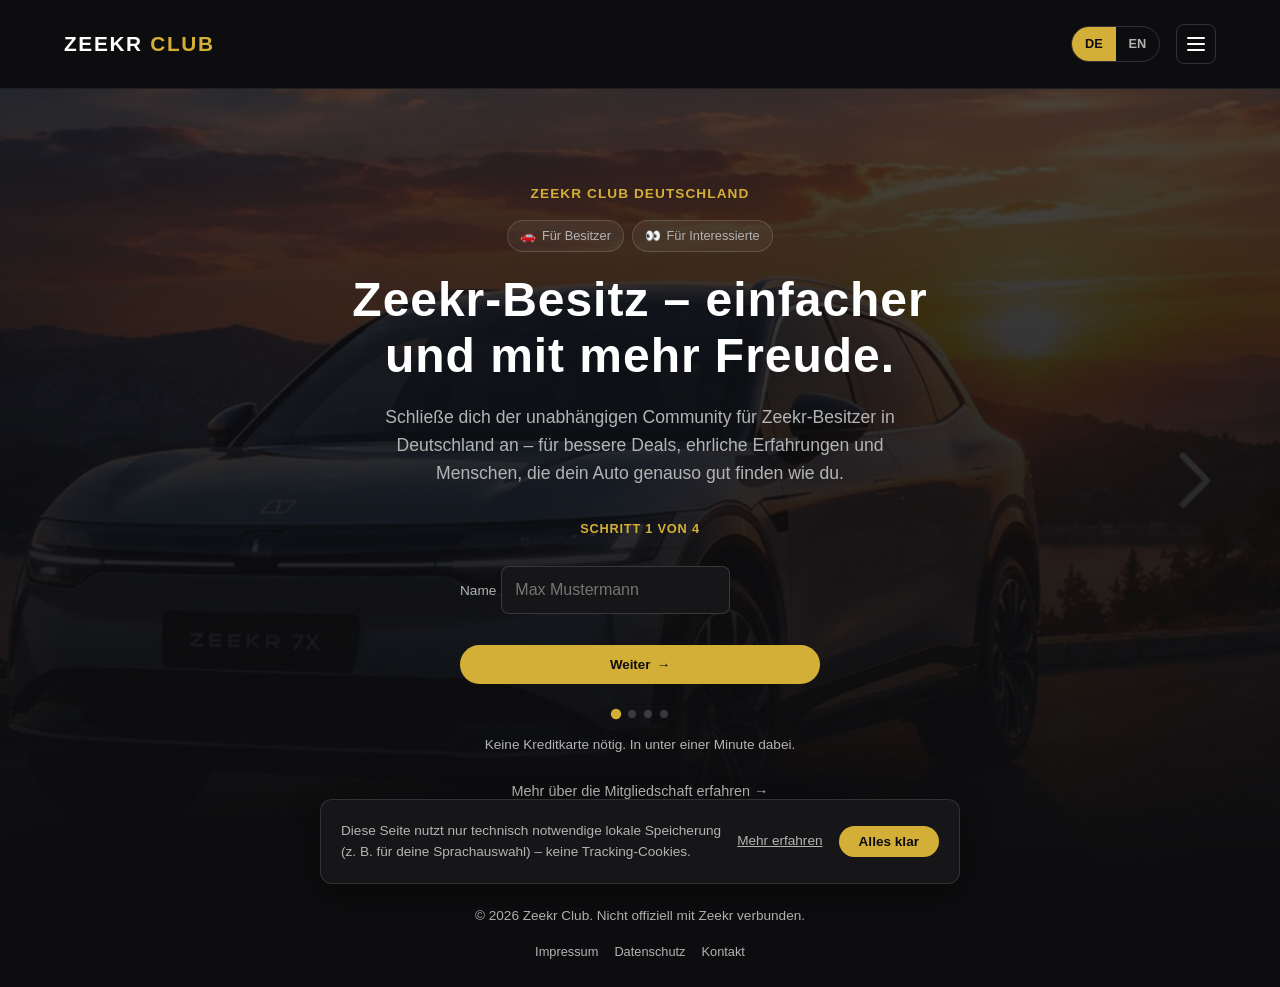
<file: index.html>
<!DOCTYPE html>
<html lang="de">
<head>
  <meta charset="UTF-8">
  <meta name="viewport" content="width=device-width, initial-scale=1.0">
  <title>Zeekr Club Deutschland – Werde kostenloses Mitglied</title>
  <link rel="stylesheet" href="style.css">
</head>
<body>

  <!-- Header: logotyp, språkväxlare, huvud-CTA och infomeny -->
  <header class="site-header">
    <a href="index.html" class="logo">ZEEKR <span class="accent">CLUB</span></a>
    <div class="header-actions">
      <div class="lang-switch">
        <button type="button" class="lang-btn" data-lang="de">DE</button>
        <button type="button" class="lang-btn" data-lang="en">EN</button>
      </div>
      <div class="info-menu">
        <button type="button" class="info-menu-toggle" aria-haspopup="true" aria-expanded="false" data-i18n-aria="menu.toggle" aria-label="Menü öffnen">
          <span class="hamburger-line"></span>
          <span class="hamburger-line"></span>
          <span class="hamburger-line"></span>
        </button>
        <div class="info-menu-dropdown" hidden>
          <a href="login.html" data-i18n="login.title">Mitgliederbereich</a>
          <a href="mitgliedschaft.html" data-i18n="footer.membership">Mitgliedschaft</a>
        </div>
      </div>
    </div>
  </header>

  <!-- Hero: löfte + underrubrik, som förvandlas till ett stegvist anmälningsformulär i samma ruta -->
  <section id="anmelden" class="t-hero">
    <div class="t-hero-inner">

      <!-- Startvy -->
      <div class="hero-intro" id="hero-intro">
        <p class="t-eyebrow" data-i18n="hero.eyebrow">ZEEKR CLUB DEUTSCHLAND</p>
        <div class="hero-audience">
          <span class="hero-audience-badge">🚗 <span data-i18n="hero.audience.owners">Für Besitzer</span></span>
          <span class="hero-audience-badge">👀 <span data-i18n="hero.audience.interested">Für Interessierte</span></span>
        </div>
        <h1 data-i18n="hero.heading">Zeekr-Besitz – einfacher und mit mehr Freude.</h1>
        <p class="t-hero-sub" data-i18n="hero.sub">
          Schließe dich der unabhängigen Community für Zeekr-Besitzer in Deutschland an – für
          bessere Deals, ehrliche Erfahrungen und Menschen, die dein Auto genauso gut finden wie du.
        </p>
      </div>

      <!-- Stegformulär: steg 1 syns direkt, inget extra klick behövs -->
      <form class="t-form hero-wizard" id="hero-wizard">
        <p class="hero-wizard-progress" id="hero-wizard-progress">Schritt 1 von 4</p>

        <div class="hero-wizard-step" data-step="1">
          <label for="wiz-name" data-i18n="final.form.name">Name</label>
          <input type="text" id="wiz-name" name="name" placeholder="Max Mustermann" data-i18n-placeholder="final.form.namePlaceholder" required>
        </div>
        <div class="hero-wizard-step" data-step="2" hidden>
          <label for="wiz-email" data-i18n="final.form.email">E-Mail</label>
          <input type="email" id="wiz-email" name="email" placeholder="max@beispiel.de" data-i18n-placeholder="final.form.emailPlaceholder" required>
        </div>
        <div class="hero-wizard-step" data-step="3" hidden>
          <label for="wiz-zip" data-i18n="final.form.zip">Postleitzahl</label>
          <input type="text" id="wiz-zip" name="zip" inputmode="numeric" pattern="\d{5}" maxlength="5" placeholder="12345" data-i18n-placeholder="final.form.zipPlaceholder" required>
        </div>
        <div class="hero-wizard-step" data-step="4" hidden>
          <label for="wiz-model" data-i18n="final.form.model">Welches Zeekr-Modell fährst oder interessiert dich? (optional)</label>
          <input type="text" id="wiz-model" name="model" placeholder="z. B. Zeekr 7X" data-i18n-placeholder="final.form.modelPlaceholder">
        </div>

        <div class="hero-wizard-nav">
          <button type="button" class="hero-wizard-arrow" id="hero-wizard-back" data-i18n-aria="wizard.back" aria-label="Zurück" hidden>‹</button>
          <button type="button" class="btn btn-primary hero-wizard-forward" id="hero-wizard-next" data-i18n="wizard.next">Weiter</button>
          <button type="submit" class="btn btn-primary" id="hero-wizard-submit" data-i18n="final.form.submit" hidden>Jetzt Mitglied werden</button>
        </div>

        <div class="hero-wizard-dots" id="hero-wizard-dots">
          <button type="button" class="hero-wizard-dot" data-step="1" data-i18n-aria="wizard.goToStep1" aria-label="Schritt 1"></button>
          <button type="button" class="hero-wizard-dot" data-step="2" data-i18n-aria="wizard.goToStep2" aria-label="Schritt 2"></button>
          <button type="button" class="hero-wizard-dot" data-step="3" data-i18n-aria="wizard.goToStep3" aria-label="Schritt 3"></button>
          <button type="button" class="hero-wizard-dot" data-step="4" data-i18n-aria="wizard.goToStep4" aria-label="Schritt 4"></button>
        </div>
      </form>

      <p class="t-microcopy" data-i18n="hero.microcopy">Keine Kreditkarte nötig. In unter einer Minute dabei.</p>
      <a href="mitgliedschaft.html" class="hero-learn-more" data-i18n="hero.learnMore">Mehr über die Mitgliedschaft erfahren →</a>

      <!-- Bekräftelse (dold från start) -->
      <div class="hero-success" id="hero-success" hidden>
        <p data-i18n="wizard.success">Danke! Wir leiten dich gerade zu unserem Discord weiter.</p>
      </div>

    </div>
  </section>

  <footer class="site-footer">
    <p data-i18n="footer.text">&copy; 2026 Zeekr Club. Nicht offiziell mit Zeekr verbunden.</p>
    <div class="footer-legal">
      <a href="impressum.html" data-i18n="footer.impressum">Impressum</a>
      <a href="datenschutz.html" data-i18n="footer.datenschutz">Datenschutz</a>
      <a href="kontakt.html" data-i18n="footer.kontakt">Kontakt</a>
    </div>
  </footer>

  <script src="script.js"></script>
</body>
</html>
</file>
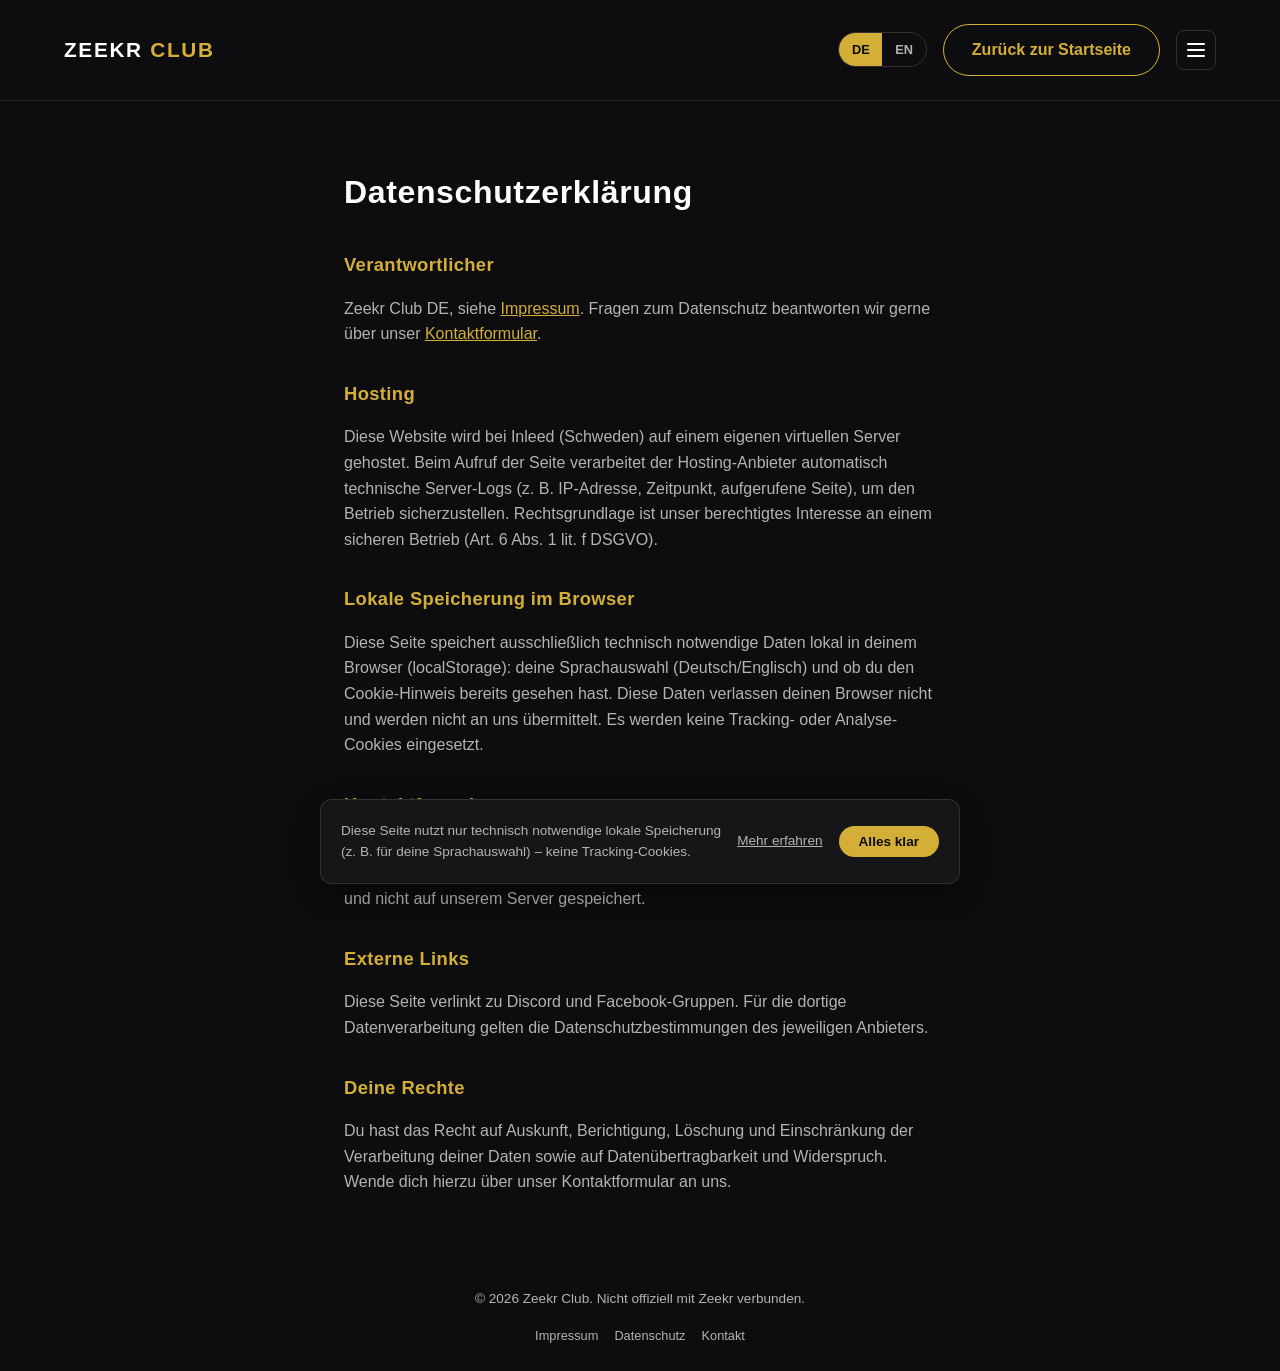
<file: datenschutz.html>
<!DOCTYPE html>
<html lang="de">
<head>
  <meta charset="UTF-8">
  <meta name="viewport" content="width=device-width, initial-scale=1.0">
  <title>Datenschutzerklärung – Zeekr Club</title>
  <link rel="stylesheet" href="style.css">
</head>
<body>

  <header class="site-header">
    <a href="index.html" class="logo">ZEEKR <span class="accent">CLUB</span></a>
    <div class="header-actions">
      <div class="lang-switch">
        <button type="button" class="lang-btn" data-lang="de">DE</button>
        <button type="button" class="lang-btn" data-lang="en">EN</button>
      </div>
      <a href="index.html" class="btn btn-nav" data-i18n="legal.back">Zurück zur Startseite</a>
      <div class="info-menu">
        <button type="button" class="info-menu-toggle" aria-haspopup="true" aria-expanded="false" data-i18n-aria="menu.toggle" aria-label="Menü öffnen">
          <span class="hamburger-line"></span>
          <span class="hamburger-line"></span>
          <span class="hamburger-line"></span>
        </button>
        <div class="info-menu-dropdown" hidden>
          <a href="login.html" data-i18n="login.title">Mitgliederbereich</a>
          <a href="mitgliedschaft.html" data-i18n="footer.membership">Mitgliedschaft</a>
        </div>
      </div>
    </div>
  </header>

  <section class="section legal-page">
    <h1 data-i18n="legal.privacy.title">Datenschutzerklärung</h1>

    <h2 data-i18n="legal.privacy.controller.heading">Verantwortlicher</h2>
    <p data-i18n-html="legal.privacy.controller.text">
      Zeekr Club DE, siehe <a href="impressum.html">Impressum</a>. Fragen zum Datenschutz beantworten wir
      gerne über unser <a href="kontakt.html">Kontaktformular</a>.
    </p>

    <h2 data-i18n="legal.privacy.hosting.heading">Hosting</h2>
    <p data-i18n="legal.privacy.hosting.text">
      Diese Website wird bei Inleed (Schweden) auf einem eigenen virtuellen Server gehostet. Beim Aufruf der Seite
      verarbeitet der Hosting-Anbieter automatisch technische Server-Logs (z. B. IP-Adresse, Zeitpunkt, aufgerufene Seite), um den Betrieb sicherzustellen.
      Rechtsgrundlage ist unser berechtigtes Interesse an einem sicheren Betrieb (Art. 6 Abs. 1 lit. f DSGVO).
    </p>

    <h2 data-i18n="legal.privacy.storage.heading">Lokale Speicherung im Browser</h2>
    <p data-i18n="legal.privacy.storage.text">
      Diese Seite speichert ausschließlich technisch notwendige Daten lokal in deinem Browser (localStorage):
      deine Sprachauswahl (Deutsch/Englisch) und ob du den Cookie-Hinweis bereits gesehen hast. Diese Daten
      verlassen deinen Browser nicht und werden nicht an uns übermittelt. Es werden keine Tracking- oder
      Analyse-Cookies eingesetzt.
    </p>

    <h2 data-i18n="legal.privacy.contact.heading">Kontaktformular</h2>
    <p data-i18n="legal.privacy.contact.text">
      Unser Kontaktformular öffnet dein eigenes E-Mail-Programm mit einer vorausgefüllten Nachricht an uns.
      Die Daten werden direkt per E-Mail übermittelt und nicht auf unserem Server gespeichert.
    </p>

    <h2 data-i18n="legal.privacy.links.heading">Externe Links</h2>
    <p data-i18n="legal.privacy.links.text">
      Diese Seite verlinkt zu Discord und Facebook-Gruppen. Für die dortige Datenverarbeitung gelten die
      Datenschutzbestimmungen des jeweiligen Anbieters.
    </p>

    <h2 data-i18n="legal.privacy.rights.heading">Deine Rechte</h2>
    <p data-i18n="legal.privacy.rights.text">
      Du hast das Recht auf Auskunft, Berichtigung, Löschung und Einschränkung der Verarbeitung deiner Daten
      sowie auf Datenübertragbarkeit und Widerspruch. Wende dich hierzu über unser Kontaktformular an uns.
    </p>
  </section>

  <footer class="site-footer">
    <p data-i18n="footer.text">&copy; 2026 Zeekr Club. Nicht offiziell mit Zeekr verbunden.</p>
    <div class="footer-legal">
      <a href="impressum.html" data-i18n="footer.impressum">Impressum</a>
      <a href="datenschutz.html" data-i18n="footer.datenschutz">Datenschutz</a>
      <a href="kontakt.html" data-i18n="footer.kontakt">Kontakt</a>
    </div>
  </footer>

  <script src="script.js"></script>
</body>
</html>
</file>
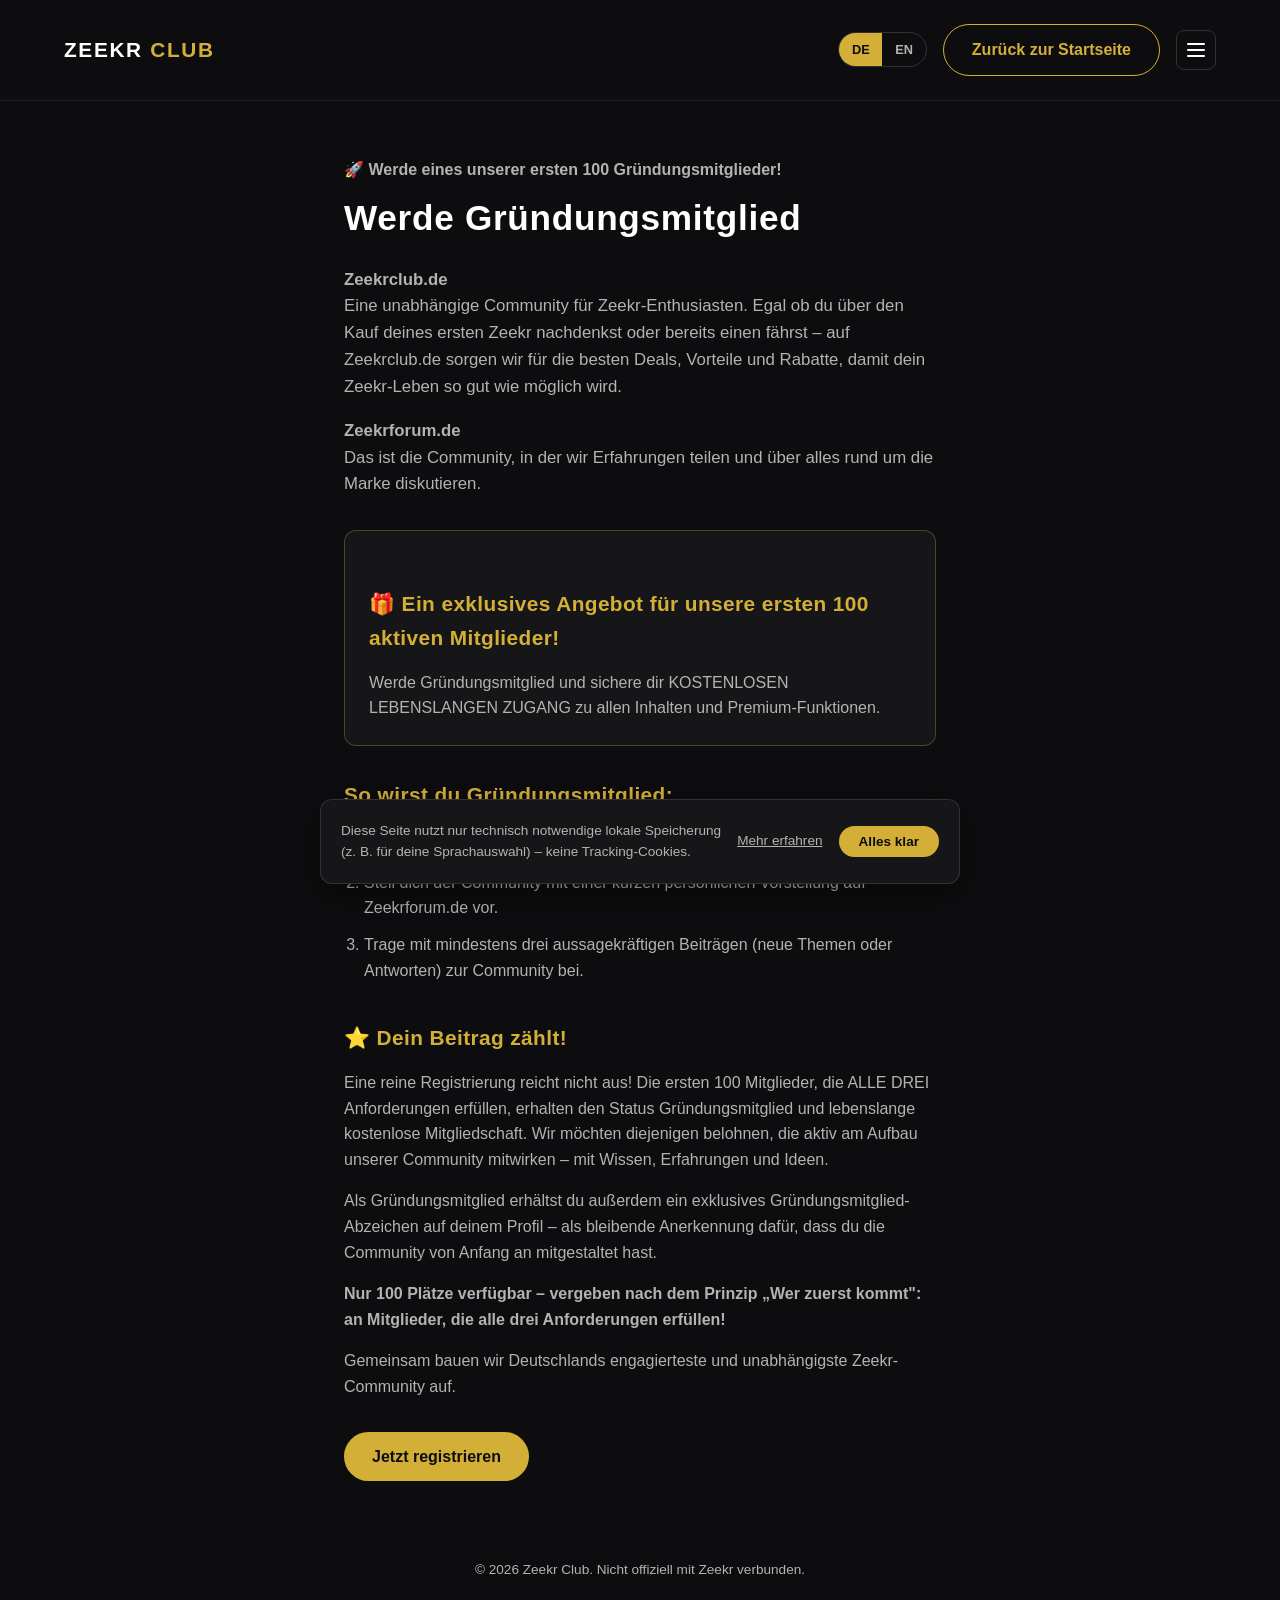
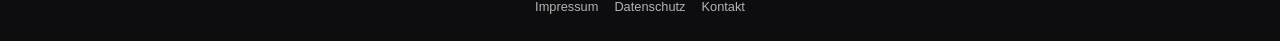
<file: founding-members.html>
<!DOCTYPE html>
<html lang="de">
<head>
  <meta charset="UTF-8">
  <meta name="viewport" content="width=device-width, initial-scale=1.0">
  <title>Gründungsmitglieder – Zeekr Club</title>
  <link rel="stylesheet" href="style.css">
</head>
<body>

  <header class="site-header">
    <a href="index.html" class="logo">ZEEKR <span class="accent">CLUB</span></a>
    <div class="header-actions">
      <div class="lang-switch">
        <button type="button" class="lang-btn" data-lang="de">DE</button>
        <button type="button" class="lang-btn" data-lang="en">EN</button>
      </div>
      <a href="index.html" class="btn btn-nav" data-i18n="legal.back">Zurück zur Startseite</a>
      <div class="info-menu">
        <button type="button" class="info-menu-toggle" aria-haspopup="true" aria-expanded="false" data-i18n-aria="menu.toggle" aria-label="Menü öffnen">
          <span class="hamburger-line"></span>
          <span class="hamburger-line"></span>
          <span class="hamburger-line"></span>
        </button>
        <div class="info-menu-dropdown" hidden>
          <a href="login.html" data-i18n="login.title">Mitgliederbereich</a>
          <a href="mitgliedschaft.html" data-i18n="footer.membership">Mitgliedschaft</a>
        </div>
      </div>
    </div>
  </header>

  <section class="section founding-page">
    <p class="founding-eyebrow" data-i18n="founding.eyebrow">🚀 Werde eines unserer ersten 100 Gründungsmitglieder!</p>
    <h1 data-i18n="founding.heading">Werde Gründungsmitglied</h1>

    <p class="founding-lead"><strong>Zeekrclub.de</strong><br><span data-i18n="founding.lead1">Eine unabhängige Community für Zeekr-Enthusiasten. Egal ob du über den Kauf deines ersten Zeekr nachdenkst oder bereits einen fährst – auf Zeekrclub.de sorgen wir für die besten Deals, Vorteile und Rabatte, damit dein Zeekr-Leben so gut wie möglich wird.</span></p>
    <p class="founding-lead"><strong>Zeekrforum.de</strong><br><span data-i18n="founding.lead2">Das ist die Community, in der wir Erfahrungen teilen und über alles rund um die Marke diskutieren.</span></p>

    <div class="founding-offer">
      <h2 data-i18n="founding.offer.heading">🎁 Ein exklusives Angebot für unsere ersten 100 aktiven Mitglieder!</h2>
      <p data-i18n="founding.offer.text">
        Werde Gründungsmitglied und sichere dir KOSTENLOSEN LEBENSLANGEN ZUGANG zu allen
        Inhalten und Premium-Funktionen.
      </p>
    </div>

    <h2 data-i18n="founding.steps.heading">So wirst du Gründungsmitglied:</h2>
    <ol class="founding-steps">
      <li data-i18n="founding.steps.item1">Registriere dein Konto auf Zeekrclub.de.</li>
      <li data-i18n="founding.steps.item2">Stell dich der Community mit einer kurzen persönlichen Vorstellung auf Zeekrforum.de vor.</li>
      <li data-i18n="founding.steps.item3">Trage mit mindestens drei aussagekräftigen Beiträgen (neue Themen oder Antworten) zur Community bei.</li>
    </ol>

    <h2 data-i18n="founding.matters.heading">⭐ Dein Beitrag zählt!</h2>
    <p data-i18n="founding.matters.text1">
      Eine reine Registrierung reicht nicht aus! Die ersten 100 Mitglieder, die ALLE DREI
      Anforderungen erfüllen, erhalten den Status Gründungsmitglied und lebenslange kostenlose
      Mitgliedschaft. Wir möchten diejenigen belohnen, die aktiv am Aufbau unserer Community
      mitwirken – mit Wissen, Erfahrungen und Ideen.
    </p>
    <p data-i18n="founding.matters.text2">
      Als Gründungsmitglied erhältst du außerdem ein exklusives Gründungsmitglied-Abzeichen auf
      deinem Profil – als bleibende Anerkennung dafür, dass du die Community von Anfang an
      mitgestaltet hast.
    </p>
    <p class="founding-highlight" data-i18n="founding.matters.highlight">
      Nur 100 Plätze verfügbar – vergeben nach dem Prinzip „Wer zuerst kommt": an Mitglieder,
      die alle drei Anforderungen erfüllen!
    </p>
    <p data-i18n="founding.matters.closing">
      Gemeinsam bauen wir Deutschlands engagierteste und unabhängigste Zeekr-Community auf.
    </p>

    <a href="https://zeekrforum.de/founding-members/" target="_blank" rel="noopener noreferrer" class="btn btn-primary" data-i18n="founding.cta">Jetzt registrieren</a>
  </section>

  <footer class="site-footer">
    <p data-i18n="footer.text">&copy; 2026 Zeekr Club. Nicht offiziell mit Zeekr verbunden.</p>
    <div class="footer-legal">
      <a href="impressum.html" data-i18n="footer.impressum">Impressum</a>
      <a href="datenschutz.html" data-i18n="footer.datenschutz">Datenschutz</a>
      <a href="kontakt.html" data-i18n="footer.kontakt">Kontakt</a>
    </div>
  </footer>

  <script src="script.js"></script>
</body>
</html>
</file>
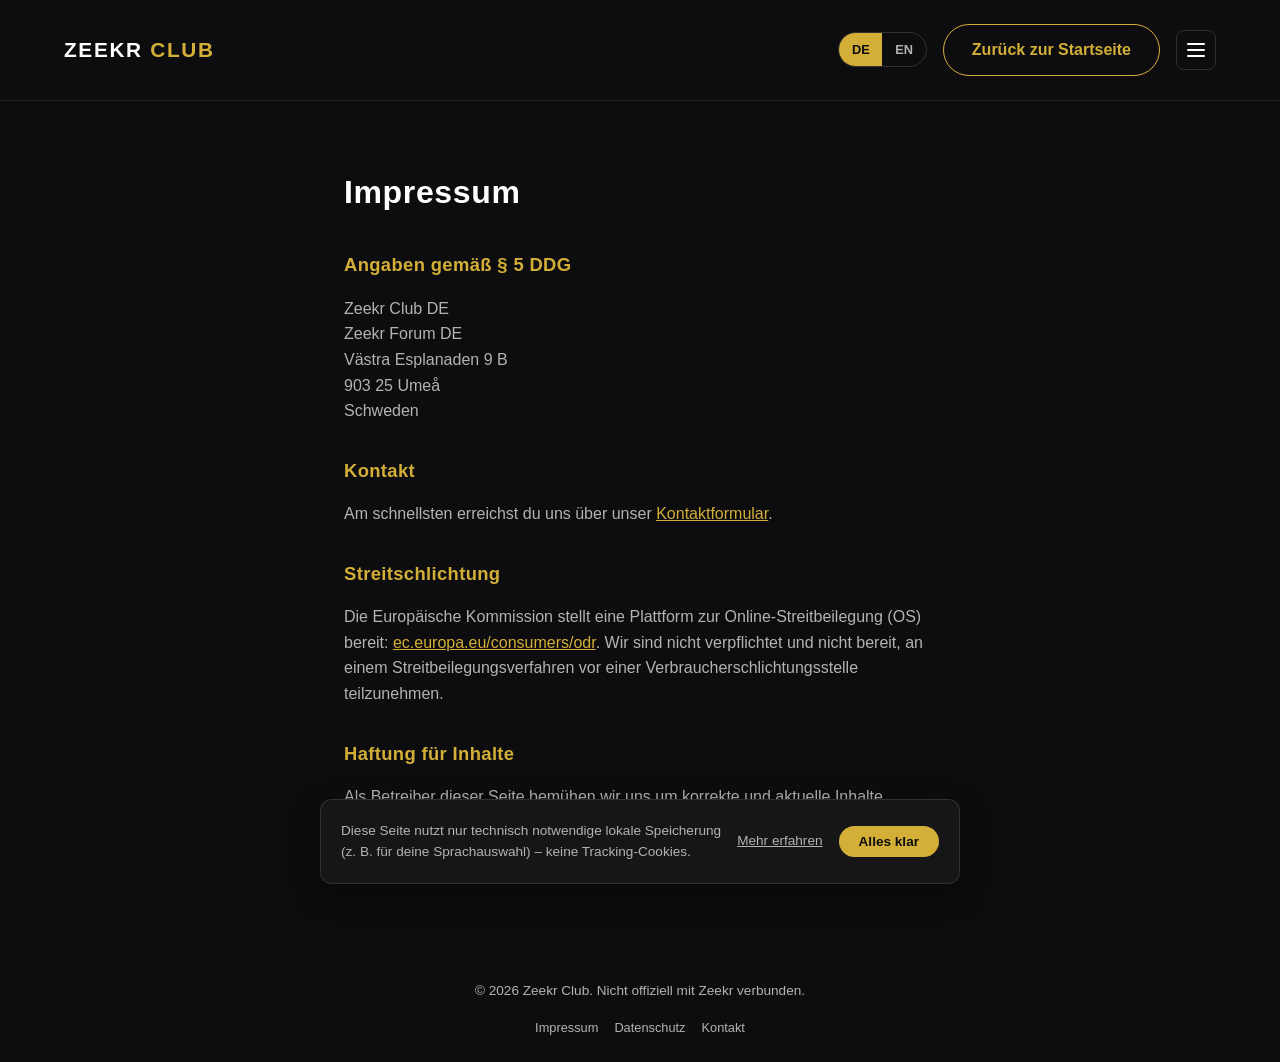
<file: impressum.html>
<!DOCTYPE html>
<html lang="de">
<head>
  <meta charset="UTF-8">
  <meta name="viewport" content="width=device-width, initial-scale=1.0">
  <title>Impressum – Zeekr Club</title>
  <link rel="stylesheet" href="style.css">
</head>
<body>

  <header class="site-header">
    <a href="index.html" class="logo">ZEEKR <span class="accent">CLUB</span></a>
    <div class="header-actions">
      <div class="lang-switch">
        <button type="button" class="lang-btn" data-lang="de">DE</button>
        <button type="button" class="lang-btn" data-lang="en">EN</button>
      </div>
      <a href="index.html" class="btn btn-nav" data-i18n="legal.back">Zurück zur Startseite</a>
      <div class="info-menu">
        <button type="button" class="info-menu-toggle" aria-haspopup="true" aria-expanded="false" data-i18n-aria="menu.toggle" aria-label="Menü öffnen">
          <span class="hamburger-line"></span>
          <span class="hamburger-line"></span>
          <span class="hamburger-line"></span>
        </button>
        <div class="info-menu-dropdown" hidden>
          <a href="login.html" data-i18n="login.title">Mitgliederbereich</a>
          <a href="mitgliedschaft.html" data-i18n="footer.membership">Mitgliedschaft</a>
        </div>
      </div>
    </div>
  </header>

  <!-- Lagstadgad sida enligt § 5 DDG. -->
  <section class="section legal-page">
    <h1 data-i18n="legal.impressum.title">Impressum</h1>

    <h2 data-i18n="legal.impressum.info.heading">Angaben gemäß § 5 DDG</h2>
    <p>
      Zeekr Club DE<br>
      Zeekr Forum DE<br>
      Västra Esplanaden 9 B<br>
      903 25 Umeå<br>
      Schweden
    </p>

    <h2 data-i18n="legal.impressum.contact.heading">Kontakt</h2>
    <p data-i18n-html="legal.impressum.contact.text">
      Am schnellsten erreichst du uns über unser <a href="kontakt.html">Kontaktformular</a>.
    </p>

    <h2 data-i18n="legal.impressum.dispute.heading">Streitschlichtung</h2>
    <p data-i18n-html="legal.impressum.dispute.text">
      Die Europäische Kommission stellt eine Plattform zur Online-Streitbeilegung (OS) bereit:
      <a href="https://ec.europa.eu/consumers/odr/" target="_blank" rel="noopener noreferrer">ec.europa.eu/consumers/odr</a>.
      Wir sind nicht verpflichtet und nicht bereit, an einem Streitbeilegungsverfahren vor einer Verbraucherschlichtungsstelle teilzunehmen.
    </p>

    <h2 data-i18n="legal.impressum.liability.heading">Haftung für Inhalte</h2>
    <p data-i18n="legal.impressum.liability.text">
      Als Betreiber dieser Seite bemühen wir uns um korrekte und aktuelle Inhalte, können jedoch keine Gewähr
      für Richtigkeit, Vollständigkeit und Aktualität übernehmen. Für Inhalte externer Links (z. B. Discord,
      Facebook) sind ausschließlich deren Betreiber verantwortlich.
    </p>
  </section>

  <footer class="site-footer">
    <p data-i18n="footer.text">&copy; 2026 Zeekr Club. Nicht offiziell mit Zeekr verbunden.</p>
    <div class="footer-legal">
      <a href="impressum.html" data-i18n="footer.impressum">Impressum</a>
      <a href="datenschutz.html" data-i18n="footer.datenschutz">Datenschutz</a>
      <a href="kontakt.html" data-i18n="footer.kontakt">Kontakt</a>
    </div>
  </footer>

  <script src="script.js"></script>
</body>
</html>
</file>
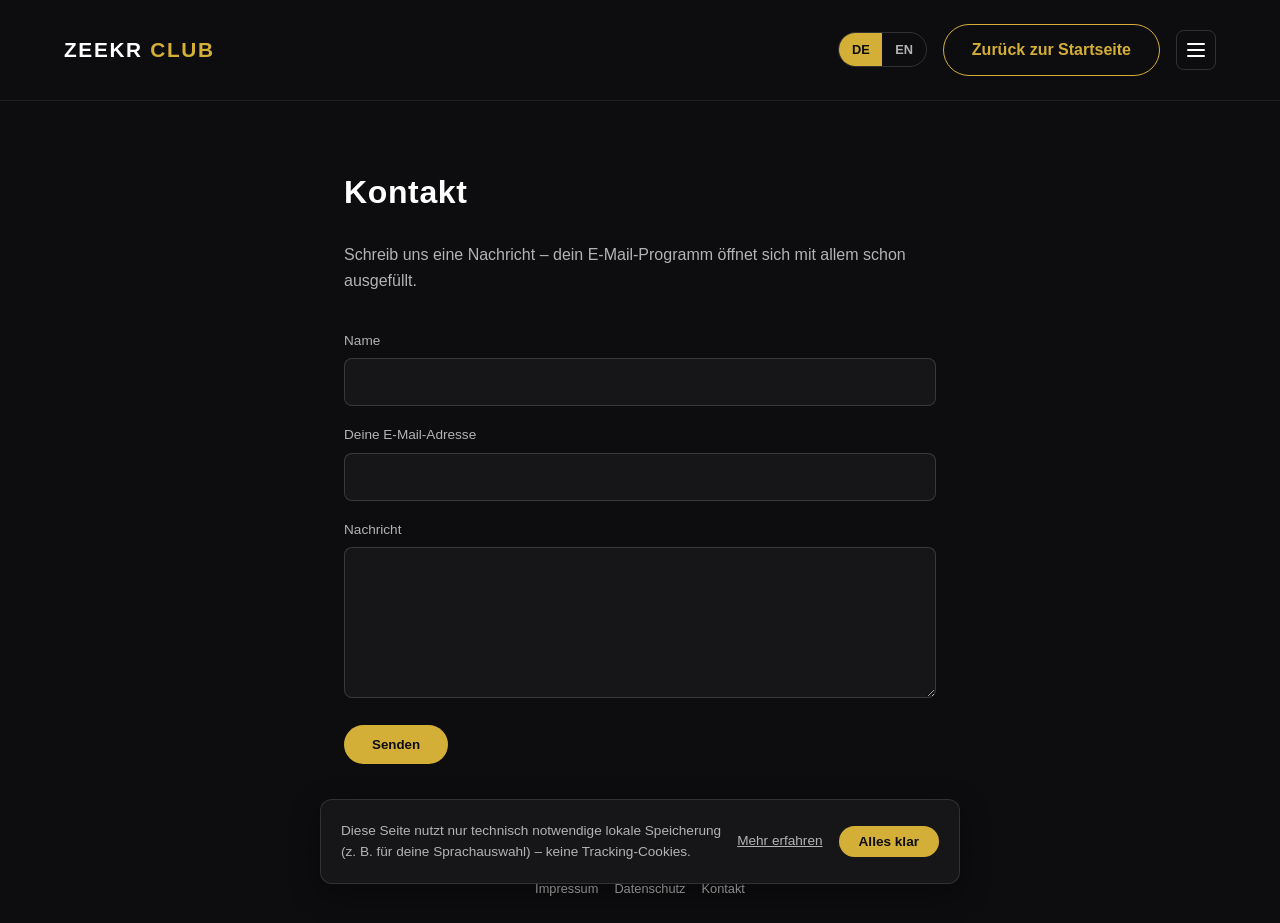
<file: kontakt.html>
<!DOCTYPE html>
<html lang="de">
<head>
  <meta charset="UTF-8">
  <meta name="viewport" content="width=device-width, initial-scale=1.0">
  <title>Kontakt – Zeekr Club</title>
  <link rel="stylesheet" href="style.css">
</head>
<body>

  <header class="site-header">
    <a href="index.html" class="logo">ZEEKR <span class="accent">CLUB</span></a>
    <div class="header-actions">
      <div class="lang-switch">
        <button type="button" class="lang-btn" data-lang="de">DE</button>
        <button type="button" class="lang-btn" data-lang="en">EN</button>
      </div>
      <a href="index.html" class="btn btn-nav" data-i18n="legal.back">Zurück zur Startseite</a>
      <div class="info-menu">
        <button type="button" class="info-menu-toggle" aria-haspopup="true" aria-expanded="false" data-i18n-aria="menu.toggle" aria-label="Menü öffnen">
          <span class="hamburger-line"></span>
          <span class="hamburger-line"></span>
          <span class="hamburger-line"></span>
        </button>
        <div class="info-menu-dropdown" hidden>
          <a href="login.html" data-i18n="login.title">Mitgliederbereich</a>
          <a href="mitgliedschaft.html" data-i18n="footer.membership">Mitgliedschaft</a>
        </div>
      </div>
    </div>
  </header>

  <section class="section legal-page">
    <h1 data-i18n="legal.contact.title">Kontakt</h1>
    <p data-i18n="legal.contact.text">
      Schreib uns eine Nachricht – dein E-Mail-Programm öffnet sich mit allem schon ausgefüllt.
    </p>

    <form id="contact-form" class="contact-form">
      <label for="contact-name" data-i18n="legal.contact.nameLabel">Name</label>
      <input type="text" id="contact-name" name="name" required>

      <label for="contact-email" data-i18n="legal.contact.emailLabel">Deine E-Mail-Adresse</label>
      <input type="email" id="contact-email" name="email" required>

      <label for="contact-message" data-i18n="legal.contact.messageLabel">Nachricht</label>
      <textarea id="contact-message" name="message" rows="5" required></textarea>

      <button type="submit" class="btn btn-primary" data-i18n="legal.contact.submit">Senden</button>
    </form>
  </section>

  <footer class="site-footer">
    <p data-i18n="footer.text">&copy; 2026 Zeekr Club. Nicht offiziell mit Zeekr verbunden.</p>
    <div class="footer-legal">
      <a href="impressum.html" data-i18n="footer.impressum">Impressum</a>
      <a href="datenschutz.html" data-i18n="footer.datenschutz">Datenschutz</a>
      <a href="kontakt.html" data-i18n="footer.kontakt">Kontakt</a>
    </div>
  </footer>

  <script src="script.js"></script>
</body>
</html>
</file>
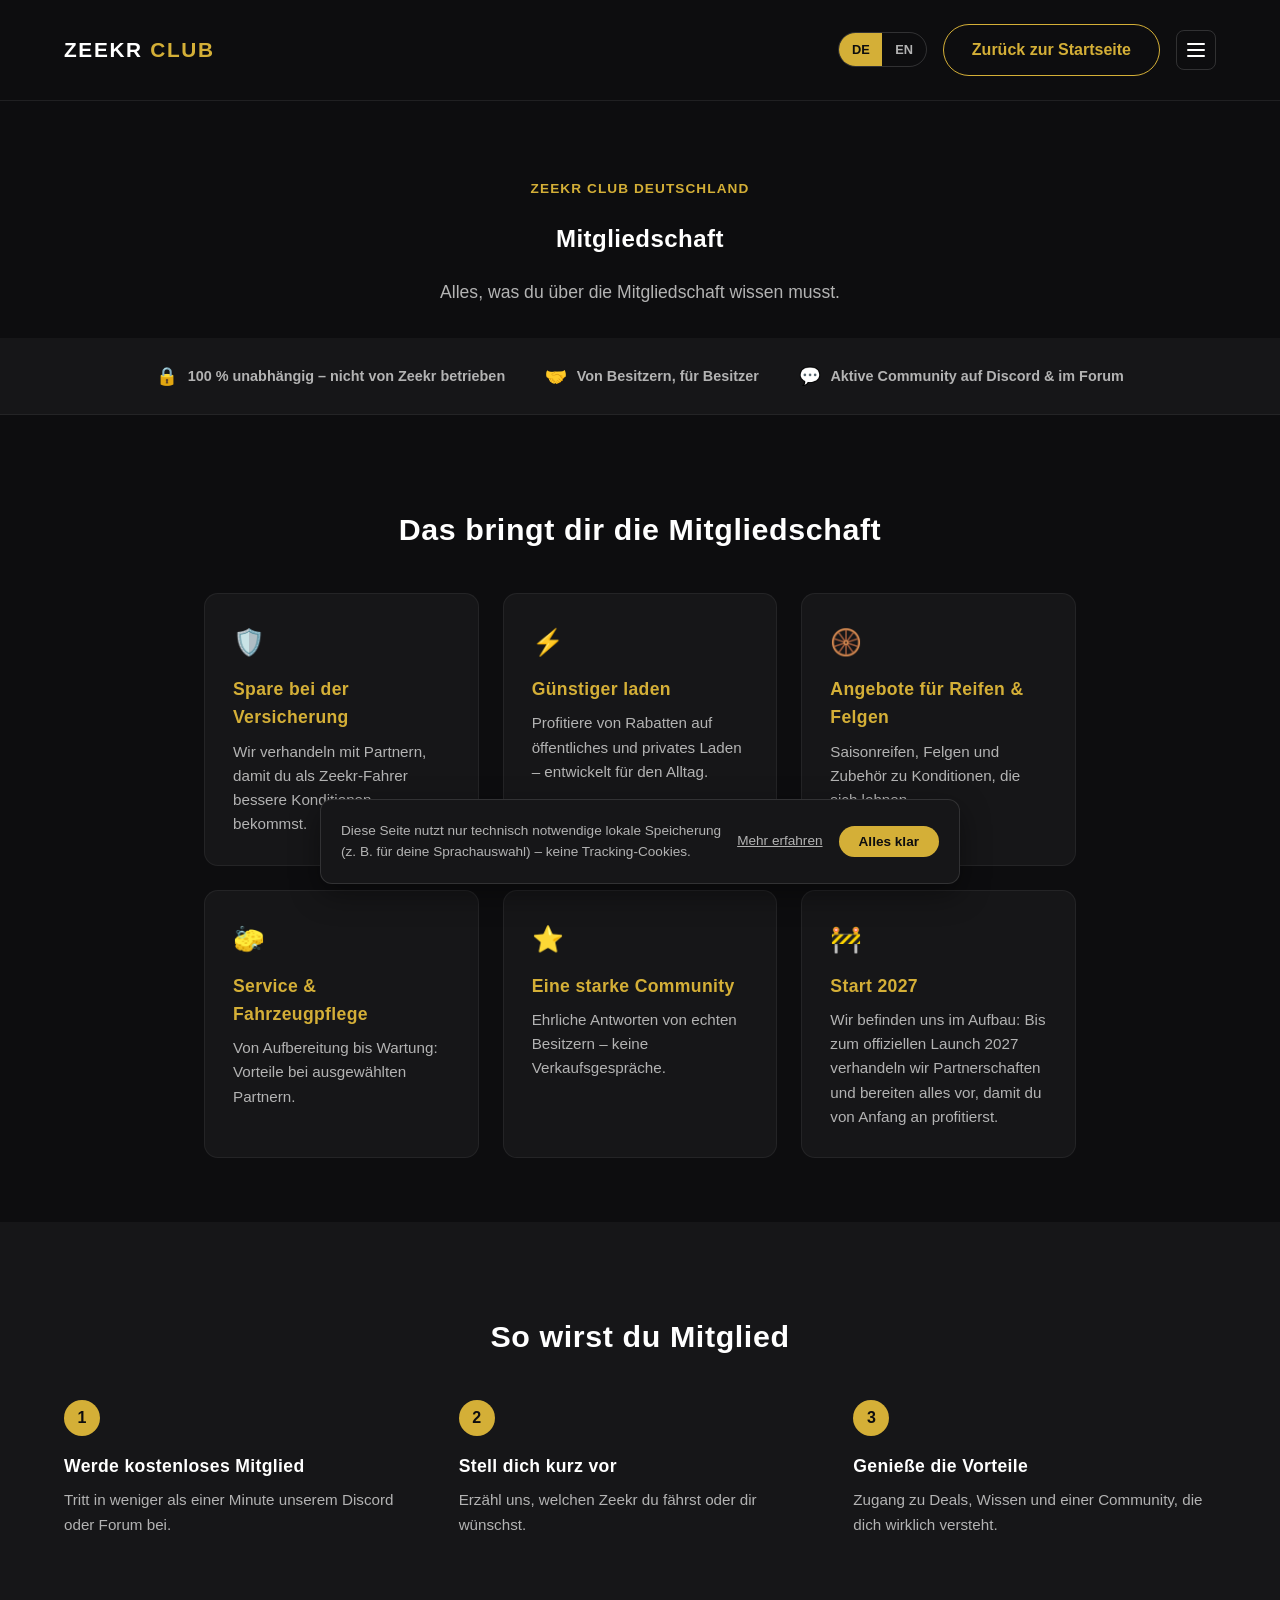
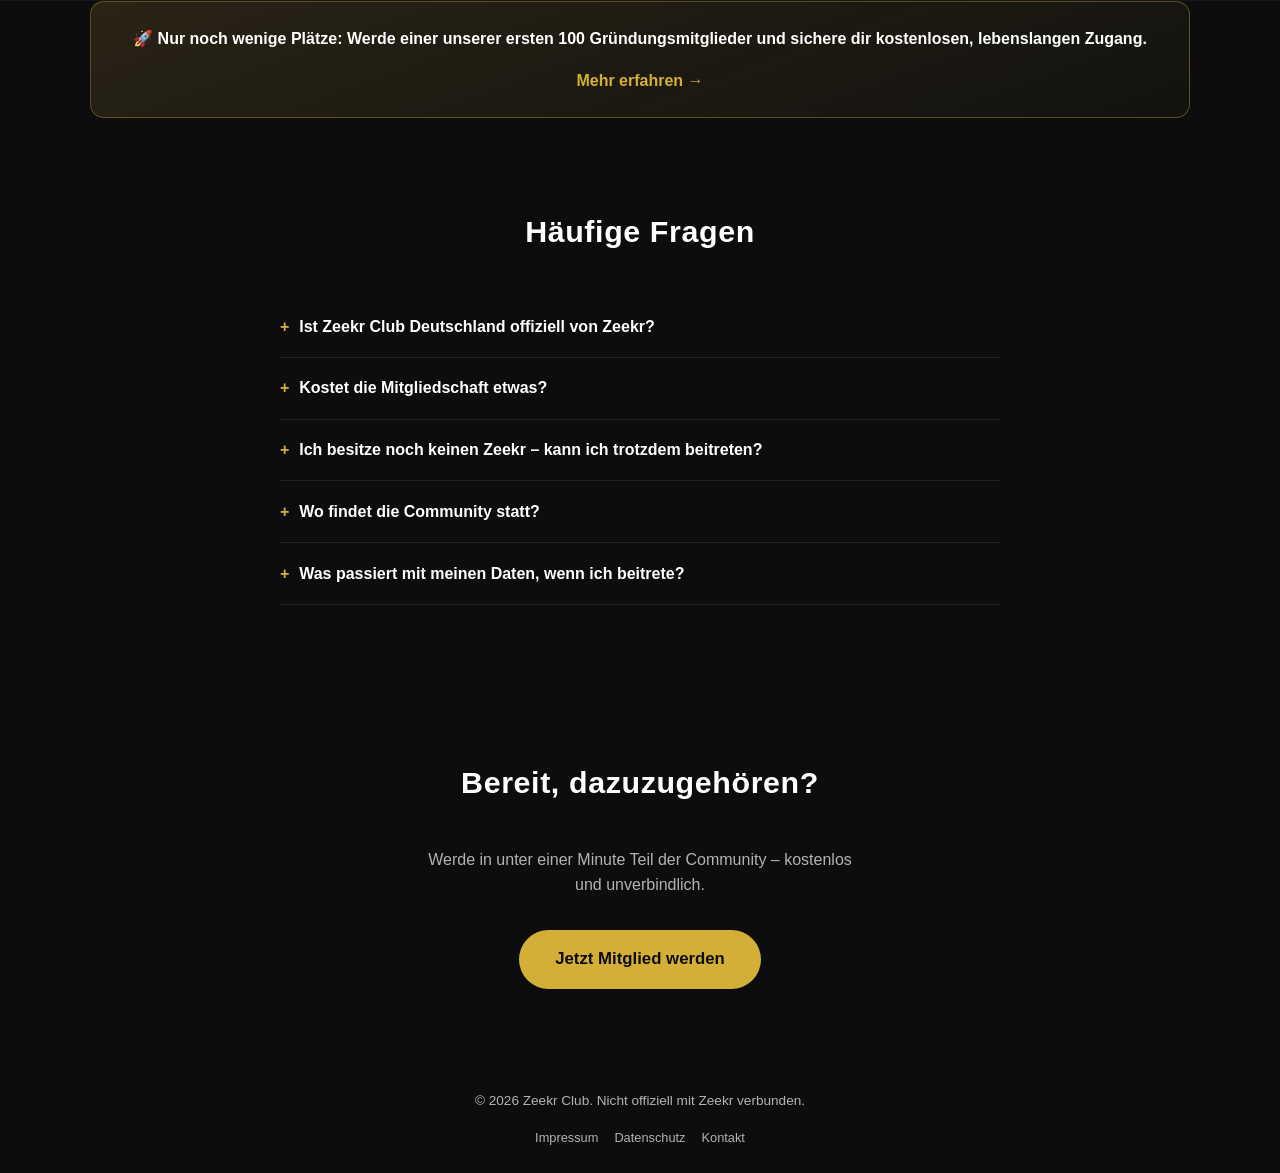
<file: mitgliedschaft.html>
<!DOCTYPE html>
<html lang="de">
<head>
  <meta charset="UTF-8">
  <meta name="viewport" content="width=device-width, initial-scale=1.0">
  <title>Mitgliedschaft – Zeekr Club</title>
  <link rel="stylesheet" href="style.css">
</head>
<body>

  <header class="site-header">
    <a href="index.html" class="logo">ZEEKR <span class="accent">CLUB</span></a>
    <div class="header-actions">
      <div class="lang-switch">
        <button type="button" class="lang-btn" data-lang="de">DE</button>
        <button type="button" class="lang-btn" data-lang="en">EN</button>
      </div>
      <a href="index.html" class="btn btn-nav" data-i18n="legal.back">Zurück zur Startseite</a>
      <div class="info-menu">
        <button type="button" class="info-menu-toggle" aria-haspopup="true" aria-expanded="false" data-i18n-aria="menu.toggle" aria-label="Menü öffnen">
          <span class="hamburger-line"></span>
          <span class="hamburger-line"></span>
          <span class="hamburger-line"></span>
        </button>
        <div class="info-menu-dropdown" hidden>
          <a href="login.html" data-i18n="login.title">Mitgliederbereich</a>
          <a href="mitgliedschaft.html" data-i18n="footer.membership">Mitgliedschaft</a>
        </div>
      </div>
    </div>
  </header>

  <!-- Kort intro -->
  <section class="t-section" style="padding-bottom: 0;">
    <p class="t-eyebrow" data-i18n="hero.eyebrow">ZEEKR CLUB DEUTSCHLAND</p>
    <h1 data-i18n="membership.title">Mitgliedschaft</h1>
    <p class="t-hero-sub" data-i18n="membership.sub">Alles, was du über die Mitgliedschaft wissen musst.</p>
  </section>

  <!-- Förtroende-rad: tre korta, konkreta badges -->
  <section class="t-trust">
    <div class="t-trust-item">
      <span class="t-trust-icon">🔒</span>
      <span data-i18n="trust.item1">100&nbsp;% unabhängig – nicht von Zeekr betrieben</span>
    </div>
    <div class="t-trust-item">
      <span class="t-trust-icon">🤝</span>
      <span data-i18n="trust.item2">Von Besitzern, für Besitzer</span>
    </div>
    <div class="t-trust-item">
      <span class="t-trust-icon">💬</span>
      <span data-i18n="trust.item3">Aktive Community auf Discord &amp; im Forum</span>
    </div>
  </section>

  <!-- Fördelar -->
  <section class="t-section">
    <h2 data-i18n="benefits.heading">Das bringt dir die Mitgliedschaft</h2>
    <div class="t-benefit-grid">
      <div class="t-benefit-card">
        <div class="t-benefit-icon">🛡️</div>
        <h3 data-i18n="benefits.card1.title">Spare bei der Versicherung</h3>
        <p data-i18n="benefits.card1.text">Wir verhandeln mit Partnern, damit du als Zeekr-Fahrer bessere Konditionen bekommst.</p>
      </div>
      <div class="t-benefit-card">
        <div class="t-benefit-icon">⚡</div>
        <h3 data-i18n="benefits.card2.title">Günstiger laden</h3>
        <p data-i18n="benefits.card2.text">Profitiere von Rabatten auf öffentliches und privates Laden – entwickelt für den Alltag.</p>
      </div>
      <div class="t-benefit-card">
        <div class="t-benefit-icon">🛞</div>
        <h3 data-i18n="benefits.card3.title">Angebote für Reifen &amp; Felgen</h3>
        <p data-i18n="benefits.card3.text">Saisonreifen, Felgen und Zubehör zu Konditionen, die sich lohnen.</p>
      </div>
      <div class="t-benefit-card">
        <div class="t-benefit-icon">🧽</div>
        <h3 data-i18n="benefits.card4.title">Service &amp; Fahrzeugpflege</h3>
        <p data-i18n="benefits.card4.text">Von Aufbereitung bis Wartung: Vorteile bei ausgewählten Partnern.</p>
      </div>
      <div class="t-benefit-card">
        <div class="t-benefit-icon">⭐</div>
        <h3 data-i18n="benefits.card5.title">Eine starke Community</h3>
        <p data-i18n="benefits.card5.text">Ehrliche Antworten von echten Besitzern – keine Verkaufsgespräche.</p>
      </div>
      <div class="t-benefit-card">
        <div class="t-benefit-icon">🚧</div>
        <h3 data-i18n="benefits.card6.title">Start 2027</h3>
        <p data-i18n="benefits.card6.text">Wir befinden uns im Aufbau: Bis zum offiziellen Launch 2027 verhandeln wir Partnerschaften und bereiten alles vor, damit du von Anfang an profitierst.</p>
      </div>
    </div>
  </section>

  <!-- Så funkar det -->
  <section class="t-section t-section-alt">
    <h2 data-i18n="steps.heading">So wirst du Mitglied</h2>
    <div class="t-steps">
      <div class="t-step">
        <div class="t-step-number">1</div>
        <h3 data-i18n="steps.item1.title">Werde kostenloses Mitglied</h3>
        <p data-i18n="steps.item1.text">Tritt in weniger als einer Minute unserem Discord oder Forum bei.</p>
      </div>
      <div class="t-step">
        <div class="t-step-number">2</div>
        <h3 data-i18n="steps.item2.title">Stell dich kurz vor</h3>
        <p data-i18n="steps.item2.text">Erzähl uns, welchen Zeekr du fährst oder dir wünschst.</p>
      </div>
      <div class="t-step">
        <div class="t-step-number">3</div>
        <h3 data-i18n="steps.item3.title">Genieße die Vorteile</h3>
        <p data-i18n="steps.item3.text">Zugang zu Deals, Wissen und einer Community, die dich wirklich versteht.</p>
      </div>
    </div>
  </section>

  <!-- Brådska: grundarmedlem-erbjudande -->
  <section class="t-founding">
    <p data-i18n="founding.text">
      🚀 Nur noch wenige Plätze: Werde einer unserer ersten 100 Gründungsmitglieder und sichere
      dir kostenlosen, lebenslangen Zugang.
    </p>
    <a href="founding-members.html" class="t-founding-link" data-i18n="founding.bannerCta">Mehr erfahren →</a>
  </section>

  <!-- FAQ -->
  <section class="t-section">
    <h2 data-i18n="faq.heading">Häufige Fragen</h2>
    <div class="t-faq">
      <details class="t-faq-item">
        <summary data-i18n="faq.q1">Ist Zeekr Club Deutschland offiziell von Zeekr?</summary>
        <p data-i18n="faq.a1">Nein. Wir sind eine unabhängige, von Fans betriebene Community – das gibt uns die Freiheit, ehrlich zu sein.</p>
      </details>
      <details class="t-faq-item">
        <summary data-i18n="faq.q2">Kostet die Mitgliedschaft etwas?</summary>
        <p data-i18n="faq.a2">Die Basismitgliedschaft ist kostenlos. Gründungsmitglieder sichern sich zusätzlich lebenslangen Zugang zu allen zukünftigen Funktionen.</p>
      </details>
      <details class="t-faq-item">
        <summary data-i18n="faq.q3">Ich besitze noch keinen Zeekr – kann ich trotzdem beitreten?</summary>
        <p data-i18n="faq.a3">Ja! Alle, die sich für die Marke interessieren, sind herzlich willkommen.</p>
      </details>
      <details class="t-faq-item">
        <summary data-i18n="faq.q4">Wo findet die Community statt?</summary>
        <p data-i18n="faq.a4">Hauptsächlich auf Discord und in unserem Forum unter zeekrforum.de – beides kostenlos zugänglich.</p>
      </details>
      <details class="t-faq-item">
        <summary data-i18n="faq.q5">Was passiert mit meinen Daten, wenn ich beitrete?</summary>
        <p data-i18n-html="faq.a5">Wir sammeln nur das Nötigste. Details findest du in unserer <a href="datenschutz.html">Datenschutzerklärung</a>.</p>
      </details>
    </div>
  </section>

  <!-- Avslutande CTA: länkar tillbaka till stegformuläret i hero på startsidan -->
  <section class="t-section t-final">
    <h2 data-i18n="final.heading">Bereit, dazuzugehören?</h2>
    <p data-i18n="final.sub">Werde in unter einer Minute Teil der Community – kostenlos und unverbindlich.</p>
    <a href="index.html#anmelden" class="btn btn-primary t-btn-lg" data-i18n="final.form.submit">Jetzt Mitglied werden</a>
  </section>

  <footer class="site-footer">
    <p data-i18n="footer.text">&copy; 2026 Zeekr Club. Nicht offiziell mit Zeekr verbunden.</p>
    <div class="footer-legal">
      <a href="impressum.html" data-i18n="footer.impressum">Impressum</a>
      <a href="datenschutz.html" data-i18n="footer.datenschutz">Datenschutz</a>
      <a href="kontakt.html" data-i18n="footer.kontakt">Kontakt</a>
    </div>
  </footer>

  <script src="script.js"></script>
</body>
</html>
</file>
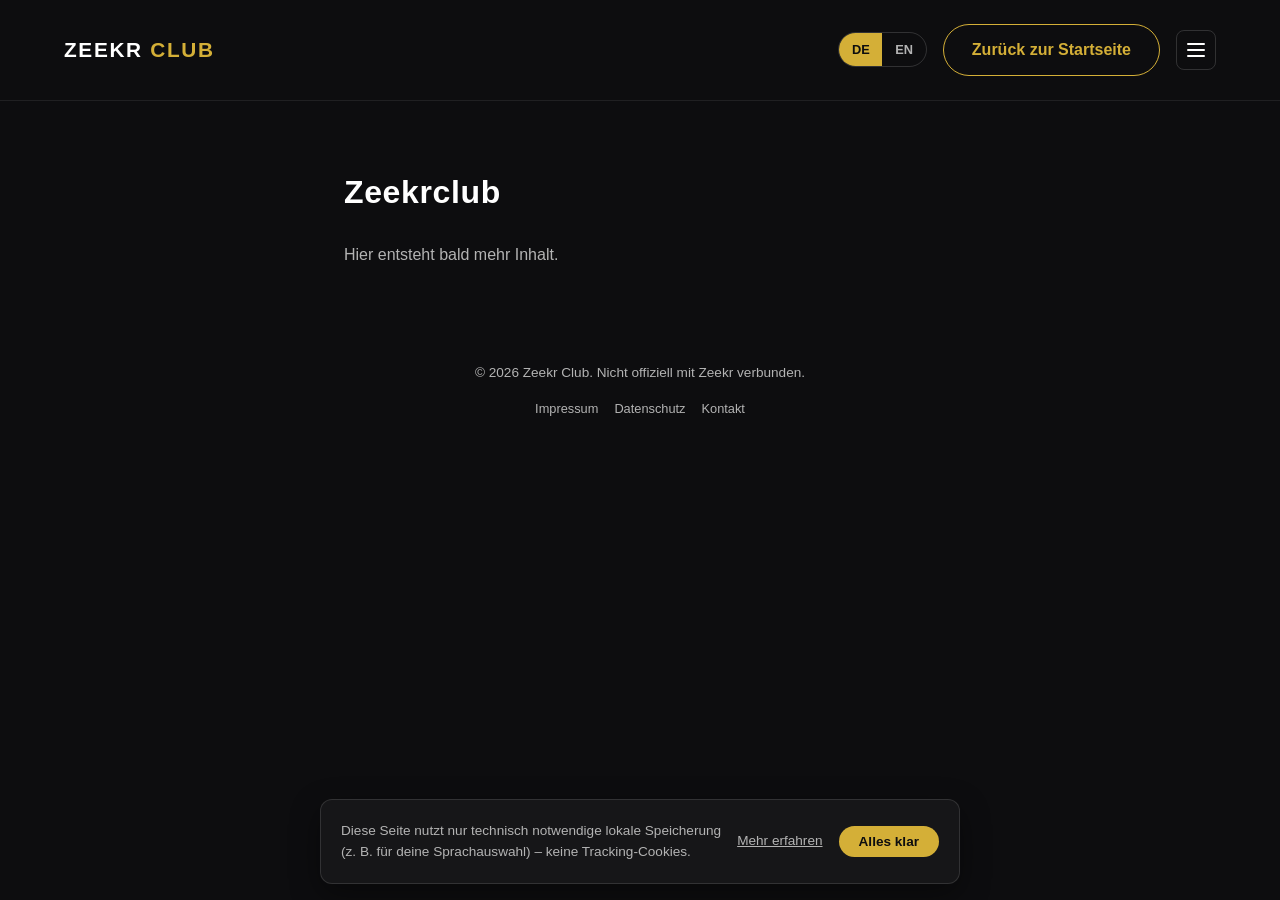
<file: zeekrclub.html>
<!DOCTYPE html>
<html lang="de">
<head>
  <meta charset="UTF-8">
  <meta name="viewport" content="width=device-width, initial-scale=1.0">
  <title>Zeekrclub – Zeekr Club</title>
  <link rel="stylesheet" href="style.css">
</head>
<body>

  <header class="site-header">
    <a href="index.html" class="logo">ZEEKR <span class="accent">CLUB</span></a>
    <div class="header-actions">
      <div class="lang-switch">
        <button type="button" class="lang-btn" data-lang="de">DE</button>
        <button type="button" class="lang-btn" data-lang="en">EN</button>
      </div>
      <a href="index.html" class="btn btn-nav" data-i18n="legal.back">Zurück zur Startseite</a>
      <div class="info-menu">
        <button type="button" class="info-menu-toggle" aria-haspopup="true" aria-expanded="false" data-i18n-aria="menu.toggle" aria-label="Menü öffnen">
          <span class="hamburger-line"></span>
          <span class="hamburger-line"></span>
          <span class="hamburger-line"></span>
        </button>
        <div class="info-menu-dropdown" hidden>
          <a href="login.html" data-i18n="login.title">Mitgliederbereich</a>
          <a href="mitgliedschaft.html" data-i18n="footer.membership">Mitgliedschaft</a>
        </div>
      </div>
    </div>
  </header>

  <!-- Platshållarsida, innehåll fylls i senare -->
  <section class="section legal-page">
    <h1>Zeekrclub</h1>
    <p data-i18n="zeekrclub.placeholder">Hier entsteht bald mehr Inhalt.</p>
  </section>

  <footer class="site-footer">
    <p data-i18n="footer.text">&copy; 2026 Zeekr Club. Nicht offiziell mit Zeekr verbunden.</p>
    <div class="footer-legal">
      <a href="impressum.html" data-i18n="footer.impressum">Impressum</a>
      <a href="datenschutz.html" data-i18n="footer.datenschutz">Datenschutz</a>
      <a href="kontakt.html" data-i18n="footer.kontakt">Kontakt</a>
    </div>
  </footer>

  <script src="script.js"></script>
</body>
</html>
</file>
<file: style.css>
/* ---------- Grundinställningar ---------- */
:root {
  --bg: #0d0d0f;
  --bg-elevated: #161618;
  --gold: #d4af37;
  --text: #ffffff;
  --text-muted: #b3b3b3;
}

* {
  box-sizing: border-box;
}

[hidden] {
  display: none !important;
}

body {
  margin: 0;
  background-color: var(--bg);
  color: var(--text);
  font-family: -apple-system, BlinkMacSystemFont, "Segoe UI", Roboto, Helvetica, Arial, sans-serif;
  line-height: 1.6;
}

.accent {
  color: var(--gold);
}

h1, h2, h3 {
  font-weight: 600;
  letter-spacing: 0.02em;
}

/* ---------- Header ---------- */
.site-header {
  display: flex;
  align-items: center;
  justify-content: space-between;
  flex-wrap: wrap;
  gap: 1rem;
  padding: 1.5rem 5%;
  border-bottom: 1px solid rgba(255, 255, 255, 0.08);
}

.logo {
  font-size: 1.3rem;
  font-weight: 700;
  letter-spacing: 0.08em;
  color: var(--text);
  text-decoration: none;
}

.header-actions {
  display: flex;
  align-items: center;
  gap: 1rem;
}

/* ---------- Språkväxlare ---------- */
.lang-switch {
  display: flex;
  border: 1px solid rgba(255, 255, 255, 0.15);
  border-radius: 999px;
  overflow: hidden;
}

.lang-btn {
  background: none;
  border: none;
  color: var(--text-muted);
  font: inherit;
  font-weight: 600;
  font-size: 0.8rem;
  padding: 0.4rem 0.8rem;
  cursor: pointer;
  transition: background-color 0.2s ease, color 0.2s ease;
}

.lang-btn:hover {
  color: var(--text);
}

.lang-btn.active {
  background-color: var(--gold);
  color: #0d0d0f;
}

/* ---------- Knappar ---------- */
.btn {
  display: inline-block;
  padding: 0.75rem 1.75rem;
  border-radius: 999px;
  text-decoration: none;
  font-weight: 600;
  transition: transform 0.2s ease, opacity 0.2s ease;
}

.btn:hover {
  transform: translateY(-2px);
  opacity: 0.9;
}

.btn-nav {
  border: 1px solid var(--gold);
  color: var(--gold);
}

.btn-primary {
  background-color: var(--gold);
  color: #0d0d0f;
}

/* ---------- Infomeny (hamburgerknapp uppe till höger) ---------- */
.info-menu {
  position: relative;
}

.info-menu-toggle {
  display: flex;
  flex-direction: column;
  align-items: center;
  justify-content: center;
  gap: 4px;
  width: 40px;
  height: 40px;
  padding: 0;
  background: none;
  border: 1px solid rgba(255, 255, 255, 0.15);
  border-radius: 8px;
  cursor: pointer;
  transition: border-color 0.2s ease;
}

.info-menu-toggle:hover,
.info-menu-toggle[aria-expanded="true"] {
  border-color: var(--gold);
}

.info-menu-toggle .hamburger-line {
  display: block;
  width: 18px;
  height: 2px;
  background-color: var(--text);
  border-radius: 2px;
}

.info-menu-dropdown {
  position: absolute;
  top: calc(100% + 0.6rem);
  right: 0;
  min-width: 220px;
  display: flex;
  flex-direction: column;
  background-color: var(--bg-elevated);
  border: 1px solid rgba(255, 255, 255, 0.1);
  border-radius: 12px;
  padding: 0.5rem;
  box-shadow: 0 10px 30px rgba(0, 0, 0, 0.45);
  z-index: 50;
}

.info-menu-dropdown[hidden] {
  display: none;
}

.info-menu-dropdown a {
  padding: 0.65rem 0.85rem;
  border-radius: 8px;
  color: var(--text);
  text-decoration: none;
  font-size: 0.9rem;
  transition: background-color 0.2s ease, color 0.2s ease;
}

.info-menu-dropdown a:hover {
  background-color: rgba(212, 175, 55, 0.12);
  color: var(--gold);
}

html {
  scroll-behavior: smooth;
}

/* ---------- Hero (startsida) ---------- */
.t-hero {
  position: relative;
  padding: 5rem 5% 4rem;
  text-align: center;
  background:
    linear-gradient(180deg, rgba(13, 13, 15, 0.75) 0%, rgba(13, 13, 15, 0.92) 70%, var(--bg) 100%),
    url("images/slide-1-single-car.jpg") center / cover no-repeat;
}

.t-hero-inner {
  max-width: 680px;
  margin: 0 auto;
}

.t-eyebrow {
  color: var(--gold);
  font-weight: 700;
  letter-spacing: 0.08em;
  font-size: 0.85rem;
  margin-bottom: 1rem;
}

.hero-audience {
  display: flex;
  justify-content: center;
  flex-wrap: wrap;
  gap: 0.5rem;
  margin-bottom: 1.25rem;
}

.hero-audience-badge {
  display: inline-flex;
  align-items: center;
  gap: 0.35rem;
  padding: 0.3rem 0.75rem;
  border-radius: 999px;
  border: 1px solid rgba(255, 255, 255, 0.15);
  background-color: rgba(255, 255, 255, 0.05);
  font-size: 0.8rem;
  color: var(--text-muted);
}

.t-hero h1 {
  font-size: clamp(2rem, 5vw, 3rem);
  margin: 0 0 1.25rem;
  line-height: 1.15;
}

.t-hero-sub {
  color: var(--text-muted);
  font-size: 1.1rem;
  max-width: 540px;
  margin: 0 auto 2rem;
}

.t-btn-lg {
  padding: 1rem 2.25rem;
  font-size: 1.05rem;
}

.t-microcopy {
  color: var(--text-muted);
  font-size: 0.85rem;
  margin-top: 1rem;
}

.hero-learn-more {
  display: block;
  margin-top: 1.5rem;
  color: var(--text-muted);
  text-decoration: none;
  font-size: 0.9rem;
}

.hero-learn-more:hover {
  color: var(--gold);
}

/* ---------- Hero-stegformulär ---------- */
.hero-wizard {
  max-width: 360px;
  margin: 0 auto;
  text-align: left;
}

.hero-wizard-progress {
  text-align: center;
  color: var(--gold);
  font-weight: 700;
  font-size: 0.8rem;
  letter-spacing: 0.06em;
  text-transform: uppercase;
  margin: 0 0 1.25rem;
}

.hero-wizard-step label {
  font-size: 0.85rem;
  color: var(--text-muted);
}

.hero-wizard-step input {
  font-size: 1.05rem;
  padding: 0.85rem 1rem;
}

.hero-wizard-nav {
  display: flex;
  align-items: center;
  gap: 0.75rem;
  justify-content: center;
  margin-top: 1.5rem;
}

.hero-wizard-nav .btn {
  flex: 1;
  text-align: center;
  margin-top: 0;
  border: none;
  cursor: pointer;
}

/* Diskret bakåt-pil, visas bara från steg 2 */
.hero-wizard-nav .hero-wizard-arrow {
  flex: 0 0 auto;
  display: flex;
  align-items: center;
  justify-content: center;
  width: 2.75rem;
  height: 2.75rem;
  margin-top: 0;
  border-radius: 50%;
  border: 1px solid rgba(255, 255, 255, 0.2);
  background-color: transparent;
  color: var(--text-muted);
  font-size: 1.3rem;
  line-height: 1;
  cursor: pointer;
  transition: border-color 0.2s ease, color 0.2s ease;
}

.hero-wizard-nav .hero-wizard-arrow:hover {
  border-color: var(--gold);
  color: var(--gold);
}

/* Framåt-pil som liten visuell antydan på Weiter-knappen */
.hero-wizard-forward::after {
  content: "→";
  margin-left: 0.4rem;
}

/* Stegprickar: visar position, klickbara för att hoppa tillbaka */
.hero-wizard-dots {
  display: flex;
  justify-content: center;
  gap: 0.5rem;
  margin-top: 1.25rem;
}

.hero-wizard-dots .hero-wizard-dot {
  width: 0.5rem;
  height: 0.5rem;
  padding: 0;
  margin-top: 0;
  border: none;
  border-radius: 50%;
  background-color: rgba(255, 255, 255, 0.18);
  cursor: default;
  transition: background-color 0.2s ease, transform 0.2s ease;
}

.hero-wizard-dot.completed {
  background-color: var(--gold);
  cursor: pointer;
}

.hero-wizard-dot.completed:hover {
  transform: scale(1.3);
}

.hero-wizard-dot.current {
  background-color: var(--gold);
  transform: scale(1.3);
}

.hero-success {
  text-align: center;
  max-width: 420px;
  margin: 0 auto;
}

.hero-success p {
  font-size: 1.15rem;
  color: var(--text);
}

/* ---------- Förtroende-rad ---------- */
.t-trust {
  display: flex;
  flex-wrap: wrap;
  justify-content: center;
  gap: 1.5rem 2.5rem;
  padding: 1.5rem 5%;
  background-color: var(--bg-elevated);
  border-bottom: 1px solid rgba(255, 255, 255, 0.06);
}

.t-trust-item {
  display: flex;
  align-items: center;
  gap: 0.6rem;
  color: var(--text-muted);
  font-size: 0.9rem;
  font-weight: 600;
}

.t-trust-icon {
  font-size: 1.1rem;
}

/* ---------- Sektioner (startsida) ---------- */
.t-section {
  max-width: 1000px;
  margin: 0 auto;
  padding: 4rem 5%;
  text-align: center;
}

.t-section-alt {
  background-color: var(--bg-elevated);
  max-width: none;
}

.t-section h2 {
  font-size: 1.9rem;
  margin-bottom: 2.5rem;
}

/* ---------- Fördelar ---------- */
.t-benefit-grid {
  display: grid;
  grid-template-columns: repeat(3, 1fr);
  gap: 1.5rem;
  text-align: left;
}

.t-benefit-card {
  background-color: var(--bg-elevated);
  border: 1px solid rgba(255, 255, 255, 0.06);
  border-radius: 14px;
  padding: 1.75rem;
}

.t-benefit-icon {
  font-size: 1.6rem;
  margin-bottom: 0.75rem;
}

.t-benefit-card h3 {
  color: var(--gold);
  margin: 0 0 0.5rem;
  font-size: 1.1rem;
}

.t-benefit-card p {
  color: var(--text-muted);
  margin: 0;
  font-size: 0.95rem;
}

/* ---------- Så funkar det ---------- */
.t-steps {
  display: grid;
  grid-template-columns: repeat(3, 1fr);
  gap: 2rem;
  text-align: left;
}

.t-step-number {
  display: inline-flex;
  align-items: center;
  justify-content: center;
  width: 2.25rem;
  height: 2.25rem;
  border-radius: 50%;
  background-color: var(--gold);
  color: #0d0d0f;
  font-weight: 700;
  margin-bottom: 1rem;
}

.t-step h3 {
  margin: 0 0 0.5rem;
  font-size: 1.1rem;
}

.t-step p {
  color: var(--text-muted);
  margin: 0;
  font-size: 0.95rem;
}

/* ---------- Grundarmedlem-banner (startsida) ---------- */
.t-founding {
  display: flex;
  flex-wrap: wrap;
  align-items: center;
  justify-content: center;
  gap: 1rem 1.5rem;
  max-width: 1100px;
  margin: 0 auto;
  padding: 1.5rem 2rem;
  border-radius: 14px;
  background: linear-gradient(160deg, rgba(212, 175, 55, 0.14), rgba(212, 175, 55, 0.03));
  border: 1px solid rgba(212, 175, 55, 0.35);
  text-align: center;
}

.t-founding p {
  margin: 0;
  color: var(--text);
  font-weight: 600;
}

.t-founding-link {
  color: var(--gold);
  text-decoration: none;
  font-weight: 700;
  white-space: nowrap;
}

.t-founding-link:hover {
  text-decoration: underline;
}

/* ---------- FAQ ---------- */
.t-faq {
  max-width: 720px;
  margin: 0 auto;
  text-align: left;
}

.t-faq-item {
  border-bottom: 1px solid rgba(255, 255, 255, 0.08);
  padding: 1.1rem 0;
}

.t-faq-item summary {
  cursor: pointer;
  font-weight: 600;
  list-style: none;
}

.t-faq-item summary::-webkit-details-marker {
  display: none;
}

.t-faq-item summary::before {
  content: "+";
  color: var(--gold);
  display: inline-block;
  width: 1.2rem;
  font-weight: 700;
}

.t-faq-item[open] summary::before {
  content: "–";
}

.t-faq-item p {
  color: var(--text-muted);
  margin: 0.75rem 0 0 1.2rem;
}

/* ---------- Sista CTA + formulär ---------- */
.t-final {
  max-width: 560px;
}

.t-final > p {
  color: var(--text-muted);
  margin-bottom: 2rem;
}

.t-form {
  display: flex;
  flex-direction: column;
  gap: 0.4rem;
  text-align: left;
}

.t-form label {
  font-size: 0.85rem;
  color: var(--text-muted);
  margin-top: 0.75rem;
}

.t-form input {
  font: inherit;
  background-color: var(--bg-elevated);
  border: 1px solid rgba(255, 255, 255, 0.15);
  border-radius: 8px;
  padding: 0.65rem 0.85rem;
  color: var(--text);
}

.t-form input:focus {
  outline: none;
  border-color: var(--gold);
}

.t-form button {
  margin-top: 1.5rem;
  border: none;
  cursor: pointer;
}

.t-discord-note {
  text-align: center;
  margin-top: 1.25rem;
  color: var(--text-muted);
  font-size: 0.85rem;
}

/* ---------- Generella sektioner ---------- */
.section {
  max-width: 900px;
  margin: 0 auto;
  padding: 2.5rem 5%;
  text-align: center;
}

.section h2 {
  font-size: 1.8rem;
  margin-bottom: 1rem;
}

.section p {
  color: var(--text-muted);
}

/* ---------- Footer ---------- */
.site-footer {
  text-align: center;
  padding: 1.5rem 5%;
  color: var(--text-muted);
  font-size: 0.85rem;
}

.footer-legal {
  display: flex;
  justify-content: center;
  flex-wrap: wrap;
  gap: 1rem;
  margin-top: 1rem;
  font-size: 0.8rem;
}

.footer-legal a {
  color: var(--text-muted);
  text-decoration: none;
}

.footer-legal a:hover {
  color: var(--gold);
}

/* ---------- Juridiska sidor (Impressum, Datenschutz, Kontakt) ---------- */
.legal-page {
  max-width: 720px;
  text-align: left;
}

.legal-page h1 {
  font-size: 2rem;
  margin-bottom: 1.5rem;
}

.legal-page h2 {
  font-size: 1.15rem;
  color: var(--gold);
  margin: 2rem 0 0.5rem;
}

.legal-page p {
  color: var(--text-muted);
}

.legal-page a {
  color: var(--gold);
}

.legal-page .placeholder {
  color: var(--gold);
  font-style: italic;
}

/* ---------- Kontaktformulär ---------- */
.contact-form {
  display: flex;
  flex-direction: column;
  gap: 0.4rem;
  margin-top: 1.5rem;
}

.contact-form label {
  font-size: 0.85rem;
  color: var(--text-muted);
  margin-top: 0.75rem;
}

.contact-form input,
.contact-form textarea {
  font: inherit;
  background-color: var(--bg-elevated);
  border: 1px solid rgba(255, 255, 255, 0.15);
  border-radius: 8px;
  padding: 0.65rem 0.85rem;
  color: var(--text);
  resize: vertical;
}

.contact-form input:focus,
.contact-form textarea:focus {
  outline: none;
  border-color: var(--gold);
}

.contact-form button {
  margin-top: 1.25rem;
  align-self: flex-start;
  border: none;
  cursor: pointer;
}

/* ---------- Cookie-/lagringshänvisning ---------- */
.cookie-banner {
  position: fixed;
  left: 1rem;
  right: 1rem;
  bottom: 1rem;
  z-index: 100;
  max-width: 640px;
  margin: 0 auto;
  background-color: var(--bg-elevated);
  border: 1px solid rgba(255, 255, 255, 0.12);
  border-radius: 12px;
  padding: 1.25rem;
  box-shadow: 0 10px 30px rgba(0, 0, 0, 0.4);
  display: flex;
  flex-wrap: wrap;
  align-items: center;
  gap: 1rem;
}

.cookie-banner p {
  flex: 1 1 260px;
  margin: 0;
  color: var(--text-muted);
  font-size: 0.85rem;
}

.cookie-banner-actions {
  display: flex;
  align-items: center;
  gap: 1rem;
  flex-shrink: 0;
}

.cookie-banner-actions a {
  color: var(--text-muted);
  font-size: 0.85rem;
}

.cookie-banner-actions .btn {
  padding: 0.5rem 1.25rem;
  font-size: 0.85rem;
  border: none;
  cursor: pointer;
}

.login-placeholder {
  max-width: 560px;
  padding-top: 3rem;
  padding-bottom: 3rem;
}

.login-placeholder p {
  margin-bottom: 1.5rem;
}

.login-avatar {
  width: 64px;
  height: 64px;
  border-radius: 50%;
  margin-bottom: 1rem;
  border: 2px solid var(--gold);
}

.login-logged-in strong {
  color: var(--gold);
}

.login-error {
  color: #e26b6b;
  font-size: 0.9rem;
  margin-top: 0.75rem;
  margin-bottom: 0;
}

.login-switch {
  margin-top: 1.25rem;
  font-size: 0.9rem;
  color: var(--text-muted);
}

.login-switch-link {
  background: none;
  border: none;
  color: var(--gold);
  font: inherit;
  cursor: pointer;
  padding: 0;
  margin-left: 0.35rem;
  text-decoration: underline;
}

/* ---------- Gründungsmitglieder-sida ---------- */
.founding-page {
  max-width: 720px;
  text-align: left;
}

.founding-eyebrow {
  color: var(--gold);
  font-weight: 600;
  margin-bottom: 0.5rem;
}

.founding-page h1 {
  font-size: 2.2rem;
  margin: 0 0 1.25rem;
}

.founding-lead {
  color: var(--text-muted);
  font-size: 1.05rem;
}

.founding-offer {
  background-color: var(--bg-elevated);
  border: 1px solid rgba(212, 175, 55, 0.3);
  border-radius: 12px;
  padding: 1.5rem;
  margin: 2rem 0;
}

.founding-offer h2 {
  margin-top: 0;
  font-size: 1.2rem;
}

.founding-offer p {
  margin-bottom: 0;
  color: var(--text-muted);
}

.founding-page h2 {
  font-size: 1.3rem;
  color: var(--gold);
  margin: 2rem 0 1rem;
}

.founding-steps {
  padding-left: 1.25rem;
  color: var(--text-muted);
}

.founding-steps li {
  padding: 0.35rem 0;
}

.founding-page p {
  color: var(--text-muted);
}

.founding-highlight {
  color: var(--text);
  font-weight: 600;
}

.founding-page .btn {
  margin-top: 1rem;
  border: none;
  cursor: pointer;
}

/* ---------- Responsiv design för mobil ---------- */
@media (max-width: 800px) {
  .t-benefit-grid,
  .t-steps {
    grid-template-columns: 1fr;
  }
}

@media (max-width: 700px) {
  .site-header {
    justify-content: center;
    text-align: center;
  }

  .t-hero {
    padding: 3.5rem 6% 3rem;
  }

  .t-section {
    padding: 3rem 6%;
  }

  .t-trust {
    gap: 1rem 1.5rem;
  }
}
</file>
